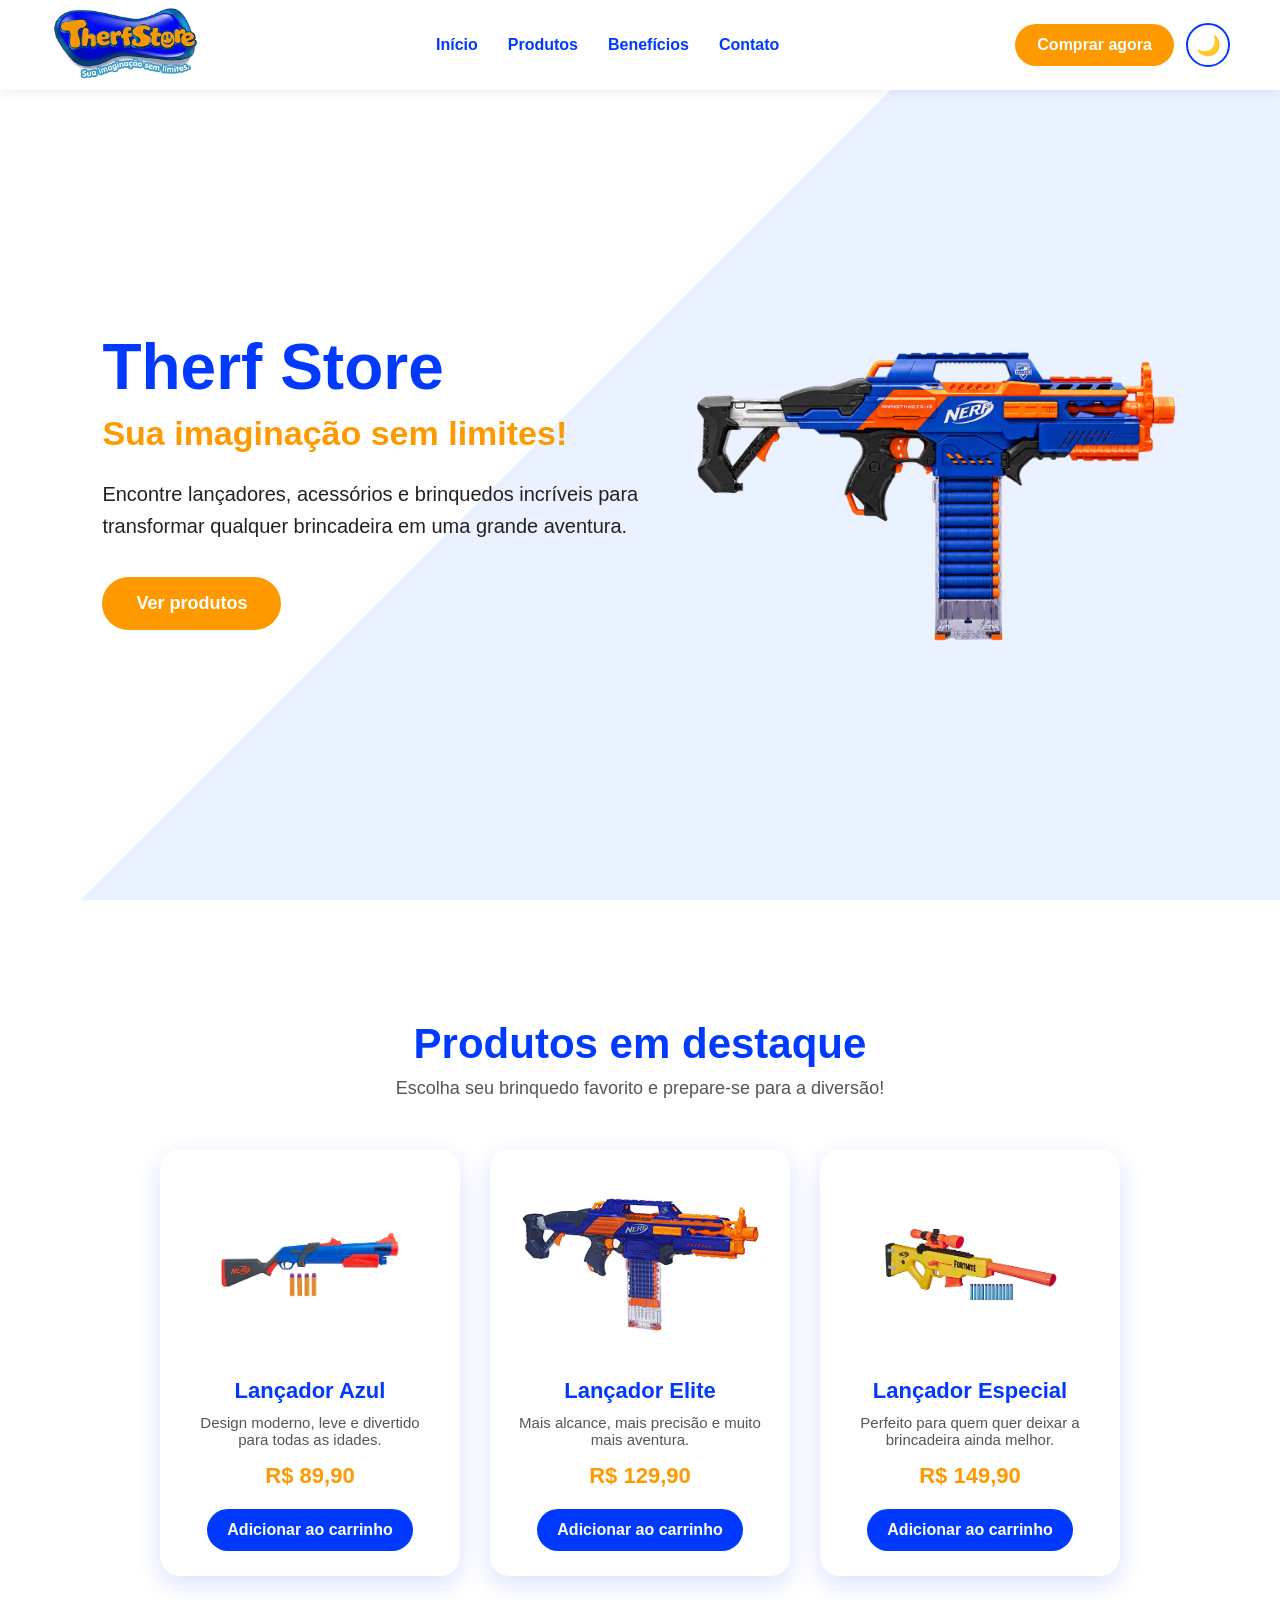
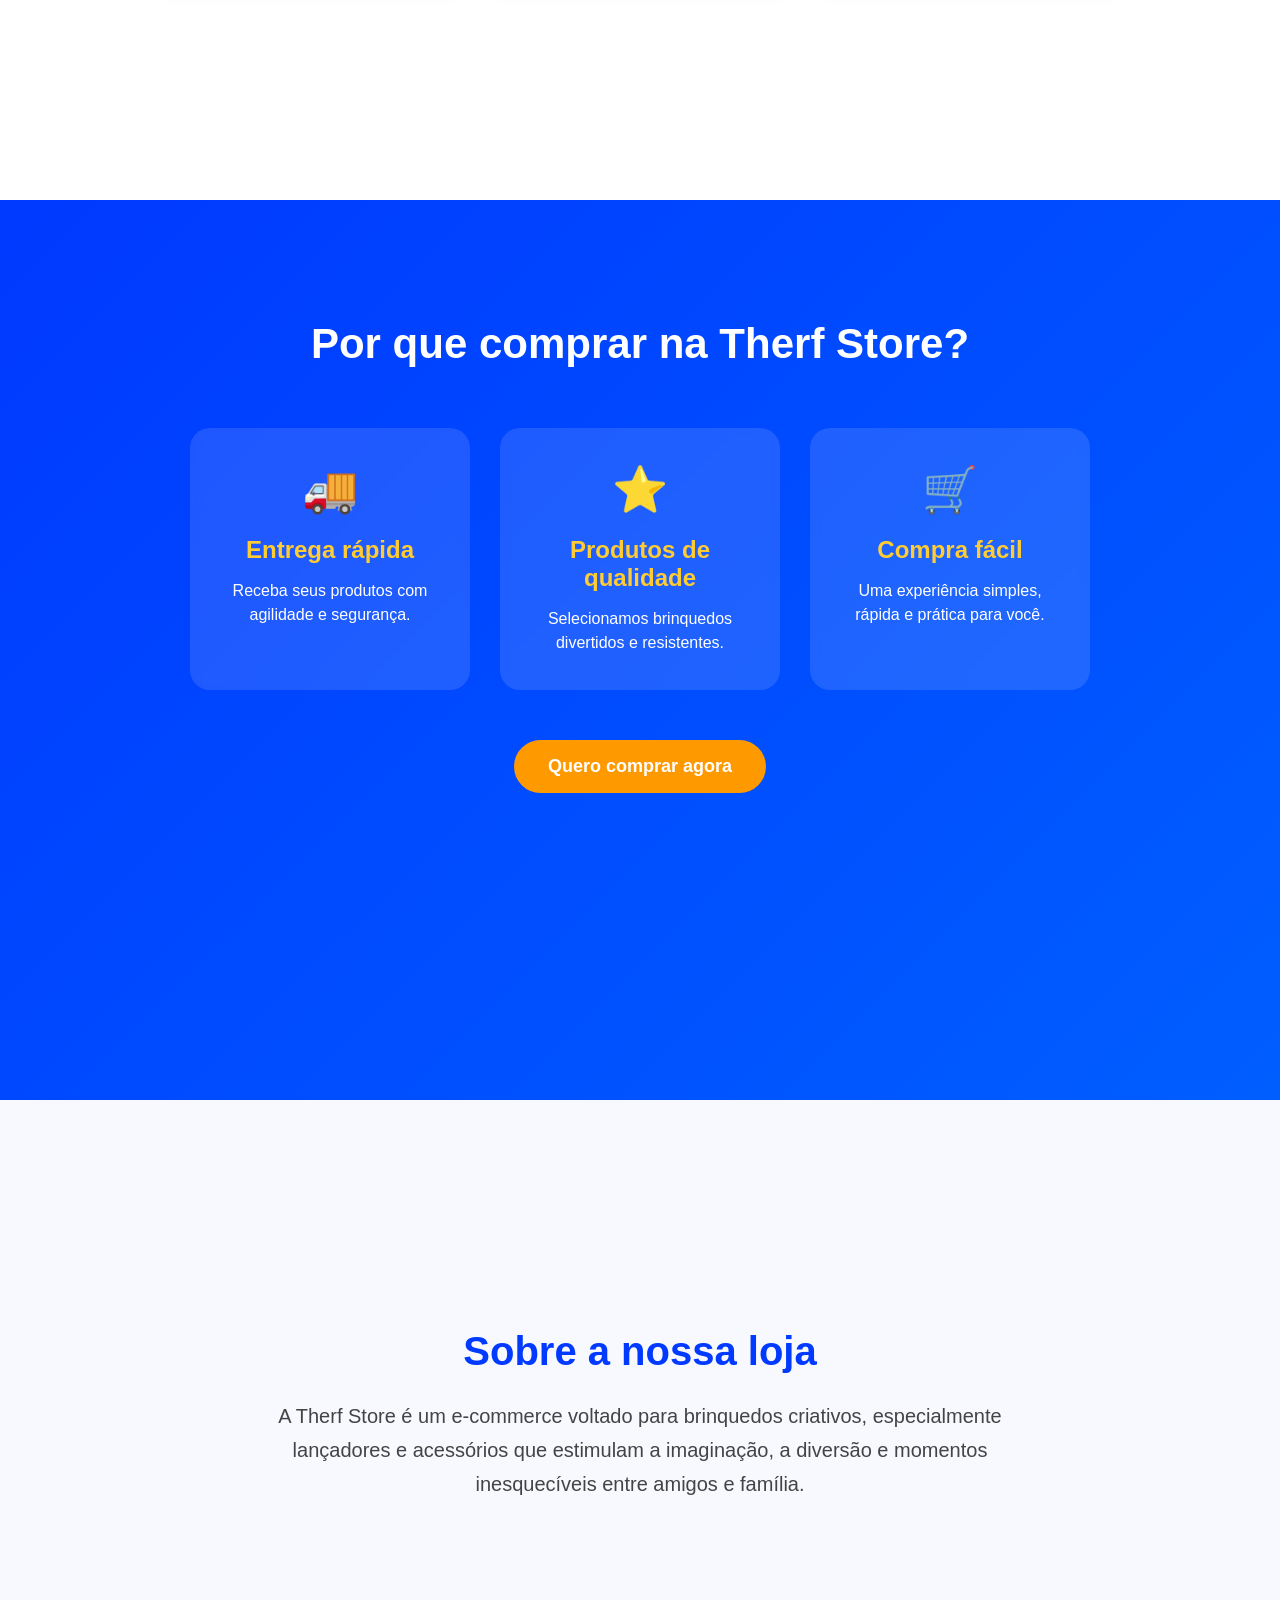
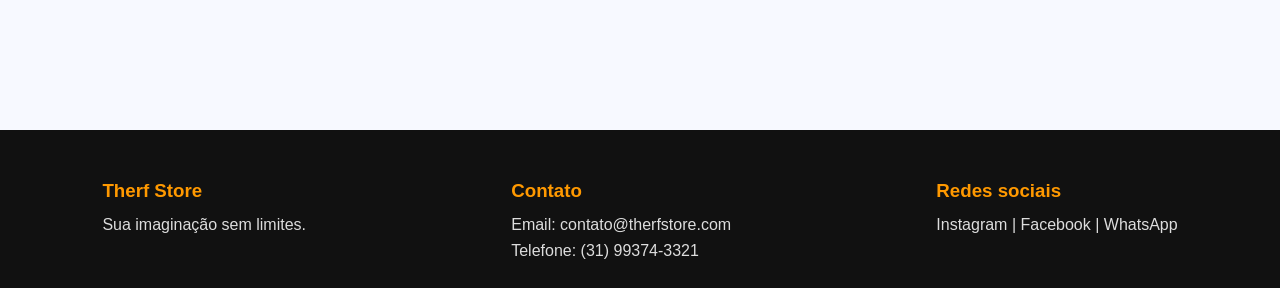
<file: index.html>
<!DOCTYPE html>
<html lang="pt-BR">

<head>
    <meta charset="UTF-8">
    <meta name="viewport" content="width=device-width, initial-scale=1.0">
    <title>Therf Store</title>
    <link rel="stylesheet" href="style.css">
</head>

<body>

    <header class="cabecalho">
        <div class="logo">
            <img src="img/logo.png" alt="Logo Therf Store">
        </div>

        <nav class="menu">
            <a href="#inicio">Início</a>
            <a href="#produtos">Produtos</a>
            <a href="#beneficios">Benefícios</a>
            <a href="#contato">Contato</a>
        </nav>

        <div class="acoes-header">
            <a href="#produtos" class="botao-header">Comprar agora</a>
            <button class="botao-tema" id="botao-tema">🌙</button>
        </div>
    </header>

    <main>

        <section class="hero" id="inicio">
            <div class="hero-texto">
                <h1>Therf Store</h1>
                <h2>Sua imaginação sem limites!</h2>
                <p>
                    Encontre lançadores, acessórios e brinquedos incríveis para transformar
                    qualquer brincadeira em uma grande aventura.
                </p>

                <a href="#produtos" class="botao-cta">Ver produtos</a>
            </div>

            <div class="hero-imagem">
                <img src="img/nerfsemfundo.png" alt="Brinquedo destaque da Therf Store">
            </div>
        </section>

        <section class="produtos" id="produtos">
            <h2>Produtos em destaque</h2>
            <p class="subtitulo">
                Escolha seu brinquedo favorito e prepare-se para a diversão!
            </p>

            <div class="cards-produtos">

                <div class="card">
                    <img src="img/produto1.png" alt="Lançador azul">
                    <h3>Lançador Azul</h3>
                    <p>Design moderno, leve e divertido para todas as idades.</p>
                    <span>R$ 89,90</span>
                    <a href="#" class="botao-card">Adicionar ao carrinho</a>
                </div>

                <div class="card">
                    <img src="img/produto2.png" alt="Lançador elite">
                    <h3>Lançador Elite</h3>
                    <p>Mais alcance, mais precisão e muito mais aventura.</p>
                    <span>R$ 129,90</span>
                    <a href="#" class="botao-card">Adicionar ao carrinho</a>
                </div>

                <div class="card">
                    <img src="img/produto3.png" alt="Lançador especial">
                    <h3>Lançador Especial</h3>
                    <p>Perfeito para quem quer deixar a brincadeira ainda melhor.</p>
                    <span>R$ 149,90</span>
                    <a href="#" class="botao-card">Adicionar ao carrinho</a>
                </div>

            </div>
        </section>

        <section class="beneficios" id="beneficios">
            <h2>Por que comprar na Therf Store?</h2>

            <div class="beneficios-container">

                <div class="beneficio">
                    <div class="icone">🚚</div>
                    <h3>Entrega rápida</h3>
                    <p>Receba seus produtos com agilidade e segurança.</p>
                </div>

                <div class="beneficio">
                    <div class="icone">⭐</div>
                    <h3>Produtos de qualidade</h3>
                    <p>Selecionamos brinquedos divertidos e resistentes.</p>
                </div>

                <div class="beneficio">
                    <div class="icone">🛒</div>
                    <h3>Compra fácil</h3>
                    <p>Uma experiência simples, rápida e prática para você.</p>
                </div>

            </div>

            <a href="#produtos" class="botao-cta">Quero comprar agora</a>
        </section>

        <section class="sobre">
            <div class="sobre-conteudo">
                <h2>Sobre a nossa loja</h2>
                <p>
                    A Therf Store é um e-commerce voltado para brinquedos criativos,
                    especialmente lançadores e acessórios que estimulam a imaginação,
                    a diversão e momentos inesquecíveis entre amigos e família.
                </p>
            </div>
        </section>

    </main>

    <footer class="rodape" id="contato">
        <div>
            <h3>Therf Store</h3>
            <p>Sua imaginação sem limites.</p>
        </div>

        <div>
            <h3>Contato</h3>
            <p>Email: contato@therfstore.com</p>
            <p>Telefone: (31) 99374-3321</p>
        </div>

        <div>
            <h3>Redes sociais</h3>
            <p>Instagram | Facebook | WhatsApp</p>
        </div>
    </footer>

    <script src="script.js"></script>
</body>
</html>
</file>
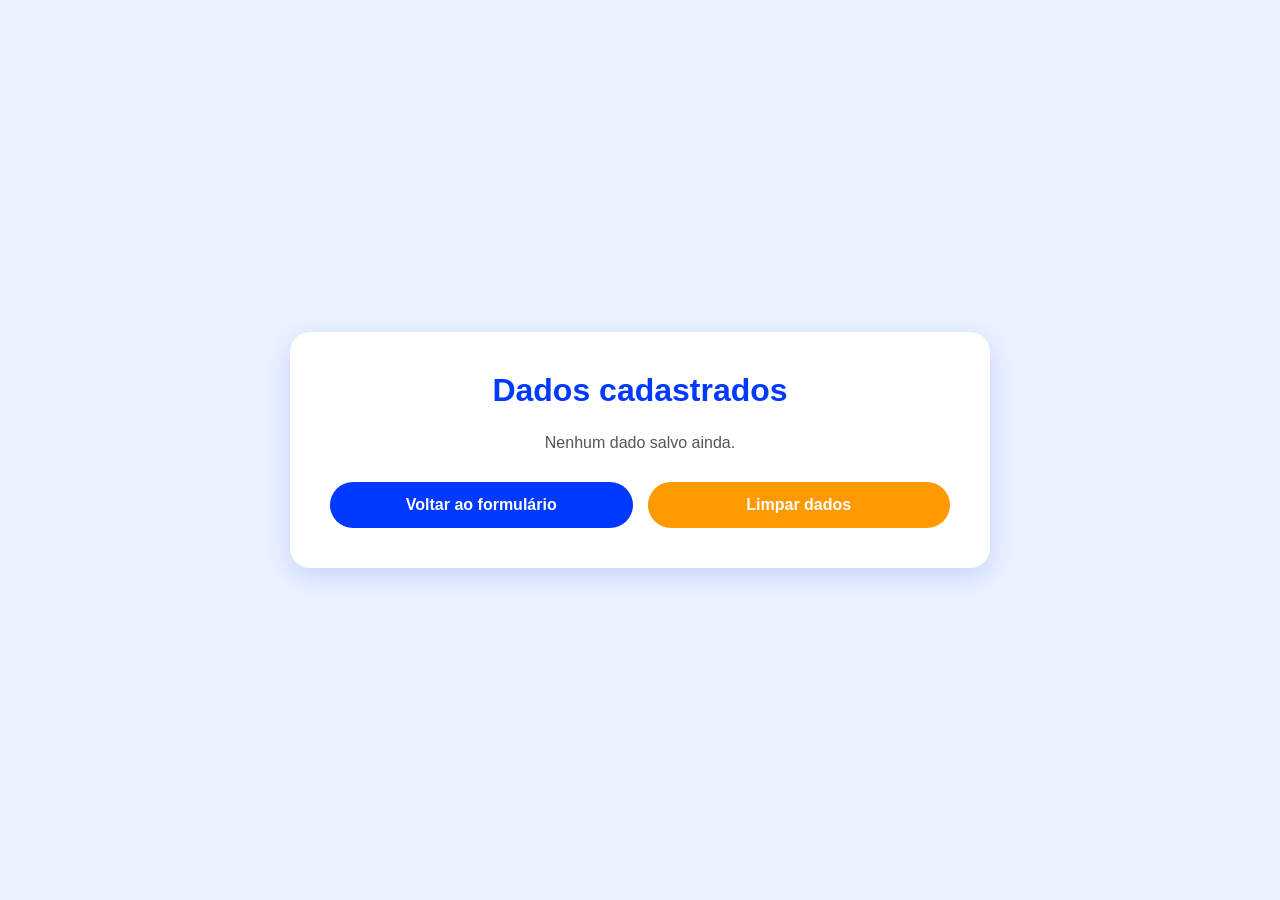
<file: dados.html>
<!DOCTYPE html>
<html lang="pt-BR">

<head>
    <meta charset="UTF-8">
    <meta name="viewport" content="width=device-width, initial-scale=1.0">
    <title>Dados enviados - Therf Store</title>
    <link rel="stylesheet" href="formulario.css">
</head>

<body>
    <main class="container">
        <h1>Dados cadastrados</h1>

        <dl class="dados" id="dados"></dl>
        <p class="vazio" id="vazio" hidden>Nenhum dado salvo ainda.</p>

        <div class="acoes">
            <a href="formulario.html" class="botao">Voltar ao formulário</a>
            <button type="button" id="limpar">Limpar dados</button>
        </div>
    </main>

    <script src="dados.js"></script>
</body>

</html>
</file>
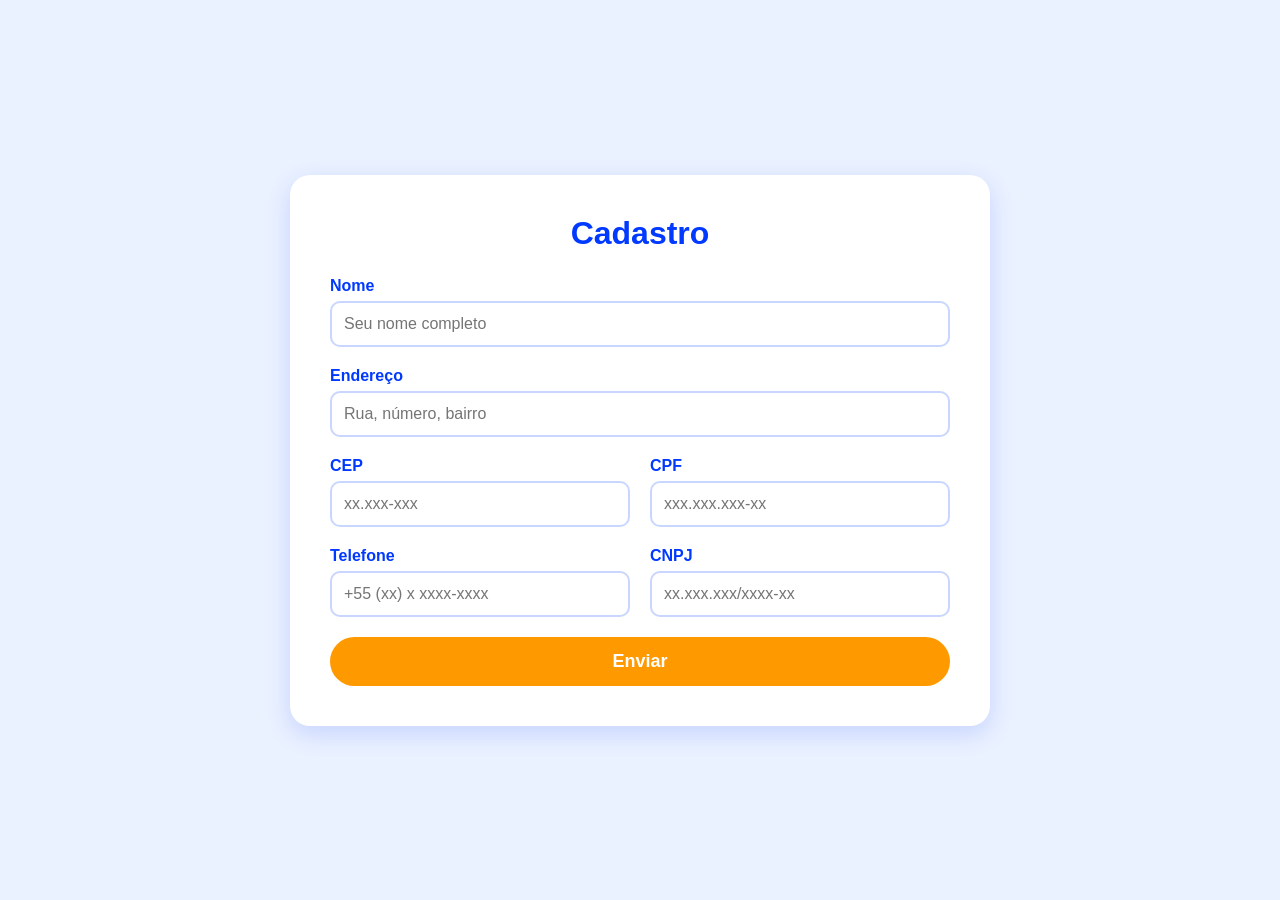
<file: formulario.html>
<!DOCTYPE html>
<html lang="pt-BR">

<head>
    <meta charset="UTF-8">
    <meta name="viewport" content="width=device-width, initial-scale=1.0">
    <title>Formulário - Therf Store</title>
    <link rel="stylesheet" href="formulario.css">
</head>

<body>
    <main class="container">
        <h1>Cadastro</h1>

        <form class="formulario" id="formulario">
            <div class="campo largo">
                <label for="nome">Nome</label>
                <input type="text" id="nome" name="nome" placeholder="Seu nome completo" required>
            </div>

            <div class="campo largo">
                <label for="endereco">Endereço</label>
                <input type="text" id="endereco" name="endereco" placeholder="Rua, número, bairro" required>
            </div>

            <div class="campo">
                <label for="cep">CEP</label>
                <input type="text" id="cep" name="cep" placeholder="xx.xxx-xxx" data-mascara="cep"
                    inputmode="numeric" maxlength="10" pattern="\d{2}\.\d{3}-\d{3}" required>
            </div>

            <div class="campo">
                <label for="cpf">CPF</label>
                <input type="text" id="cpf" name="cpf" placeholder="xxx.xxx.xxx-xx" data-mascara="cpf"
                    inputmode="numeric" maxlength="14" pattern="\d{3}\.\d{3}\.\d{3}-\d{2}" required>
            </div>

            <div class="campo">
                <label for="telefone">Telefone</label>
                <input type="tel" id="telefone" name="telefone" placeholder="+55 (xx) x xxxx-xxxx"
                    data-mascara="telefone" inputmode="numeric" maxlength="20"
                    pattern="\+55 \(\d{2}\) \d \d{4}-\d{4}" required>
            </div>

            <div class="campo">
                <label for="cnpj">CNPJ</label>
                <input type="text" id="cnpj" name="cnpj" placeholder="xx.xxx.xxx/xxxx-xx" data-mascara="cnpj"
                    inputmode="numeric" maxlength="18" pattern="\d{2}\.\d{3}\.\d{3}/\d{4}-\d{2}" required>
            </div>

            <button type="submit" class="largo">Enviar</button>
        </form>
    </main>

    <script src="formulario.js"></script>
</body>

</html>
</file>
<file: style.css>
* {
    margin: 0;
    padding: 0;
    box-sizing: border-box;
}

body {
    font-family: Arial, Helvetica, sans-serif;
    background-color: #ffffff;
    color: #222;
}


.cabecalho {
    width: 100%;
    height: 90px;
    padding: 0 50px;
    background-color: #ffffff;
    display: flex;
    align-items: center;
    justify-content: space-between;
    position: fixed;
    top: 0;
    left: 0;
    z-index: 1000;
    box-shadow: 0 2px 12px rgba(0, 0, 0, 0.08);
}

.logo img {
    width: 150px;
}

.menu {
    display: flex;
    gap: 30px;
}

.menu a {
    text-decoration: none;
    color: #0039ff;
    font-weight: bold;
    transition: 0.3s;
}

.menu a:hover {
    color: #ff9900;
}

.botao-header {
    text-decoration: none;
    background-color: #ff9900;
    color: #ffffff;
    padding: 12px 22px;
    border-radius: 25px;
    font-weight: bold;
    transition: 0.3s;
}

.botao-header:hover {
    background-color: #0039ff;
}

.hero {
    min-height: 100vh;
    padding: 120px 8% 60px;
    display: flex;
    align-items: center;
    justify-content: space-between;
    background: linear-gradient(135deg, #ffffff 45%, #eaf1ff 45%);
}

.hero-texto {
    width: 50%;
}

.hero-texto h1 {
    font-size: 64px;
    color: #0039ff;
    margin-bottom: 10px;
}

.hero-texto h2 {
    font-size: 34px;
    color: #ff9900;
    margin-bottom: 25px;
}

.hero-texto p {
    font-size: 20px;
    line-height: 1.6;
    margin-bottom: 35px;
    max-width: 550px;
}

.botao-cta {
    display: inline-block;
    text-decoration: none;
    background-color: #ff9900;
    color: white;
    padding: 16px 34px;
    border-radius: 30px;
    font-size: 18px;
    font-weight: bold;
    transition: 0.3s;
}

.botao-cta:hover {
    background-color: #0039ff;
    transform: scale(1.05);
}

.hero-imagem {
    width: 45%;
    text-align: center;
}

.hero-imagem img {
    max-width: 100%;
    animation: flutuar 3s ease-in-out infinite;
}


/* animação de flutuar muito foda */
@keyframes flutuar {
    0%, 100% {
        transform: translateY(0);
    }

    50% {
        transform: translateY(-15px);
    }
}

.produtos {
    min-height: 100vh;
    padding: 120px 8% 80px;
    background-color: #ffffff;
    text-align: center;
}

.produtos h2 {
    font-size: 42px;
    color: #0039ff;
    margin-bottom: 10px;
}

.subtitulo {
    font-size: 18px;
    color: #555;
    margin-bottom: 50px;
}

.cards-produtos {
    display: flex;
    justify-content: center;
    gap: 30px;
    flex-wrap: wrap;
}

.card {
    width: 300px;
    background-color: #ffffff;
    padding: 25px;
    border-radius: 20px;
    box-shadow: 0 8px 25px rgba(0, 57, 255, 0.15);
    transition: 0.3s;
}

.card:hover {
    transform: translateY(-10px);
}

.card img {
    width: 100%;
    height: 180px;
    object-fit: contain;
    margin-bottom: 20px;
}

.card h3 {
    color: #0039ff;
    font-size: 22px;
    margin-bottom: 10px;
}

.card p {
    font-size: 15px;
    color: #555;
    margin-bottom: 15px;
}

.card span {
    display: block;
    font-size: 22px;
    color: #ff9900;
    font-weight: bold;
    margin-bottom: 20px;
}

.botao-card {
    display: inline-block;
    text-decoration: none;
    background-color: #0039ff;
    color: #ffffff;
    padding: 12px 20px;
    border-radius: 25px;
    font-weight: bold;
    transition: 0.3s;
}

.botao-card:hover {
    background-color: #ff9900;
}

.beneficios {
    min-height: 100vh;
    padding: 120px 8% 80px;
    background: linear-gradient(135deg, #0039ff, #005eff);
    color: white;
    text-align: center;
}

.beneficios h2 {
    font-size: 42px;
    margin-bottom: 60px;
}

.beneficios-container {
    display: flex;
    justify-content: center;
    gap: 30px;
    flex-wrap: wrap;
    margin-bottom: 50px;
}

.beneficio {
    width: 280px;
    background-color: rgba(255, 255, 255, 0.12);
    padding: 35px 25px;
    border-radius: 20px;
    backdrop-filter: blur(5px);
    transition: 0.3s;
}

.beneficio:hover {
    transform: scale(1.05);
    background-color: rgba(255, 255, 255, 0.2);
}

.icone {
    font-size: 45px;
    margin-bottom: 20px;
}

.beneficio h3 {
    font-size: 24px;
    color: #ffcc33;
    margin-bottom: 15px;
}

.beneficio p {
    font-size: 16px;
    line-height: 1.5;
}

.sobre {
    min-height: 70vh;
    padding: 100px 8%;
    display: flex;
    align-items: center;
    justify-content: center;
    background-color: #f7f9ff;
    text-align: center;
}

.sobre-conteudo {
    max-width: 800px;
}

.sobre h2 {
    font-size: 40px;
    color: #0039ff;
    margin-bottom: 25px;
}

.sobre p {
    font-size: 20px;
    line-height: 1.7;
    color: #444;
}

.rodape {
    background-color: #111;
    color: #ffffff;
    padding: 50px 8% 25px;
    display: flex;
    justify-content: space-between;
    flex-wrap: wrap;
    gap: 30px;
}

.rodape h3 {
    color: #ff9900;
    margin-bottom: 10px;
}

.rodape p {
    color: #ddd;
    line-height: 1.6;
}

/* botão de tema */
.botao-tema {
    background: none;
    border: 2px solid #0039ff;
    border-radius: 50%;
    width: 44px;
    height: 44px;
    font-size: 20px;
    cursor: pointer;
    transition: 0.3s;
}

.botao-tema:hover {
    transform: rotate(20deg) scale(1.1);
    border-color: #ff9900;
}

/* tema escuro */
body,
.cabecalho,
.produtos,
.card,
.sobre {
    transition: background-color 0.3s, color 0.3s;
}

body.escuro {
    background-color: #0f1220;
    color: #e8eaf2;
}

body.escuro .cabecalho {
    background-color: #161a2e;
    box-shadow: 0 2px 12px rgba(0, 0, 0, 0.5);
}

body.escuro .menu a {
    color: #6f93ff;
}

body.escuro .menu a:hover {
    color: #ff9900;
}

body.escuro .botao-tema {
    border-color: #6f93ff;
}

body.escuro .hero {
    background: linear-gradient(135deg, #0f1220 45%, #1a2140 45%);
}

body.escuro .hero-texto h1,
body.escuro .produtos h2,
body.escuro .sobre h2,
body.escuro .card h3 {
    color: #6f93ff;
}

body.escuro .produtos {
    background-color: #0f1220;
}

body.escuro .subtitulo,
body.escuro .card p {
    color: #b5bad0;
}

body.escuro .card {
    background-color: #1a2038;
    box-shadow: 0 8px 25px rgba(0, 0, 0, 0.5);
}

body.escuro .sobre {
    background-color: #131830;
}

body.escuro .sobre p {
    color: #c5c9dc;
}

body.escuro .rodape {
    background-color: #070912;
}

.acoes-header {
    display: flex;
    align-items: center;
    gap: 12px;
}
</file>
<file: formulario.css>
* {
    margin: 0;
    padding: 0;
    box-sizing: border-box;
}

body {
    font-family: Arial, Helvetica, sans-serif;
    background-color: #eaf1ff;
    color: #222;
    min-height: 100vh;
    display: flex;
    align-items: center;
    justify-content: center;
    padding: 20px;
}

.container {
    width: 100%;
    max-width: 700px;
    background-color: #ffffff;
    padding: 40px;
    border-radius: 20px;
    box-shadow: 0 8px 25px rgba(0, 57, 255, 0.15);
}

h1 {
    color: #0039ff;
    margin-bottom: 25px;
    text-align: center;
}

.formulario {
    display: grid;
    grid-template-columns: repeat(2, 1fr);
    gap: 20px;
}

.largo {
    grid-column: 1 / -1;
}

.campo {
    display: flex;
    flex-direction: column;
    gap: 6px;
}

label {
    font-weight: bold;
    color: #0039ff;
}

input {
    padding: 12px;
    border: 2px solid #c9d6ff;
    border-radius: 10px;
    font-size: 16px;
    transition: 0.3s;
}

input:focus {
    outline: none;
    border-color: #ff9900;
}

input:not(:placeholder-shown):invalid {
    border-color: #e53935;
}

button {
    background-color: #ff9900;
    color: #ffffff;
    border: none;
    border-radius: 25px;
    padding: 14px;
    font-size: 18px;
    font-weight: bold;
    cursor: pointer;
    transition: 0.3s;
}

button:hover {
    background-color: #0039ff;
}

@media (max-width: 600px) {
    .formulario {
        grid-template-columns: 1fr;
    }

    .container {
        padding: 25px;
    }
}

/* página de dados */
.dados {
    display: grid;
    grid-template-columns: repeat(2, 1fr);
    gap: 20px;
}

.dados div {
    background-color: #f7f9ff;
    border-radius: 10px;
    padding: 12px 15px;
}

.dados div:nth-child(-n+2) {
    grid-column: 1 / -1;
}

.dados dt {
    font-weight: bold;
    color: #0039ff;
    margin-bottom: 4px;
}

.dados dd {
    word-break: break-word;
}

.vazio {
    text-align: center;
    color: #555;
}

.acoes {
    display: flex;
    gap: 15px;
    margin-top: 30px;
}

.acoes .botao,
.acoes button {
    flex: 1;
    text-align: center;
    text-decoration: none;
    background-color: #0039ff;
    color: #ffffff;
    border: none;
    border-radius: 25px;
    padding: 14px;
    font-size: 16px;
    font-weight: bold;
    cursor: pointer;
    transition: 0.3s;
}

.acoes button {
    background-color: #ff9900;
}

.acoes .botao:hover,
.acoes button:hover {
    filter: brightness(0.9);
}

@media (max-width: 600px) {
    .dados {
        grid-template-columns: 1fr;
    }

    .acoes {
        flex-direction: column;
    }
}
</file>
